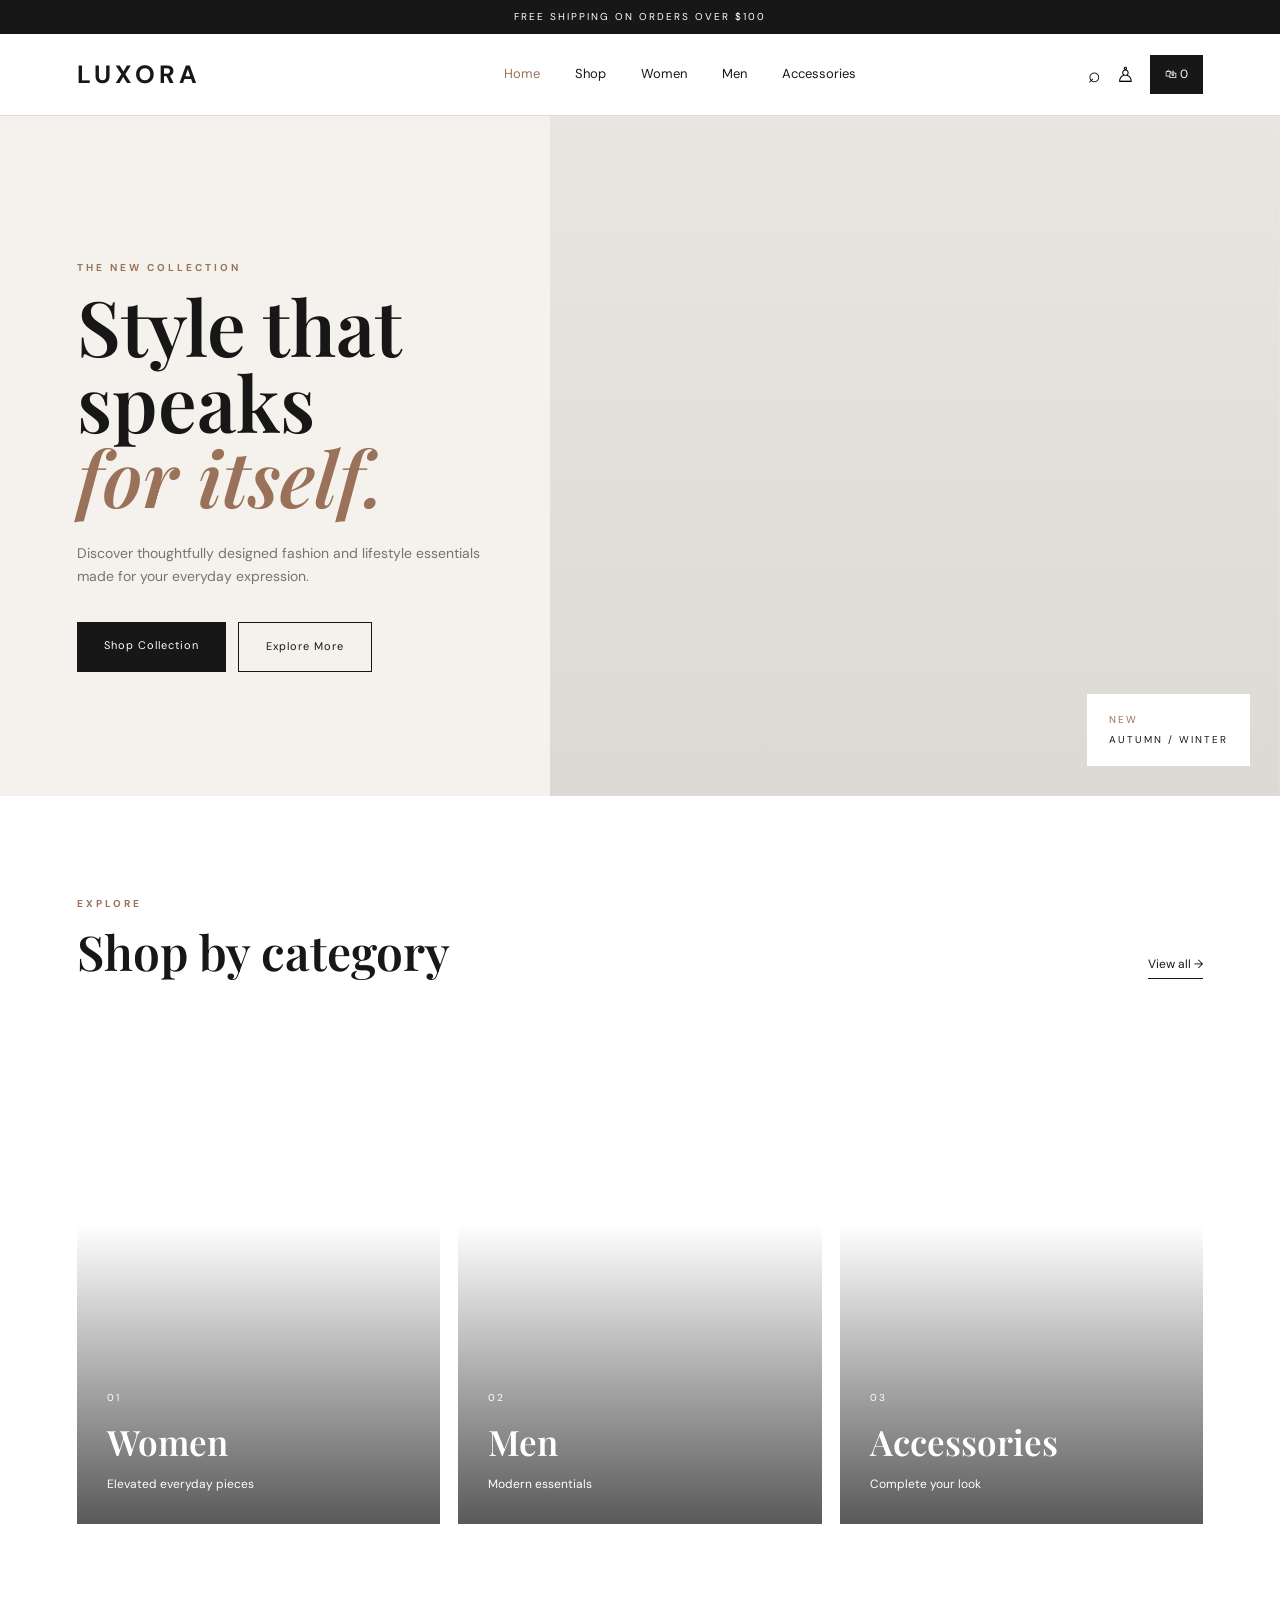
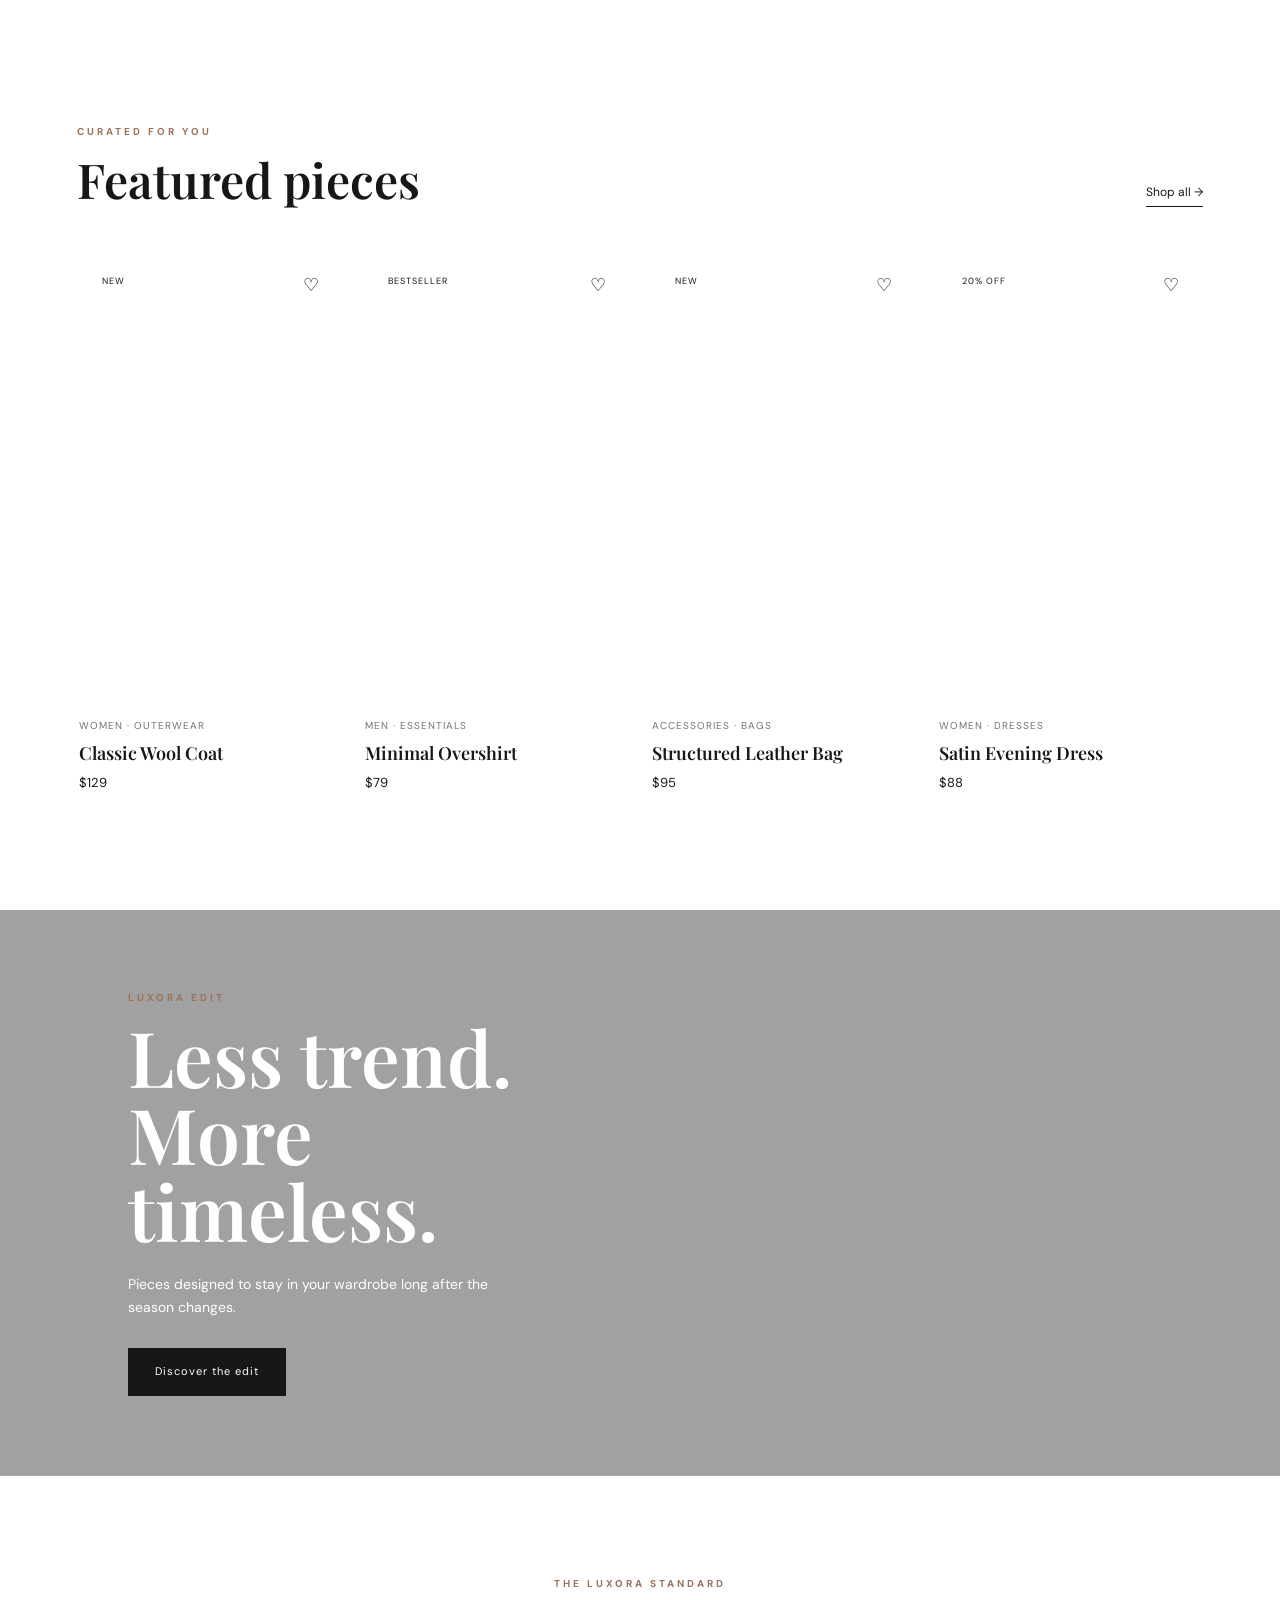
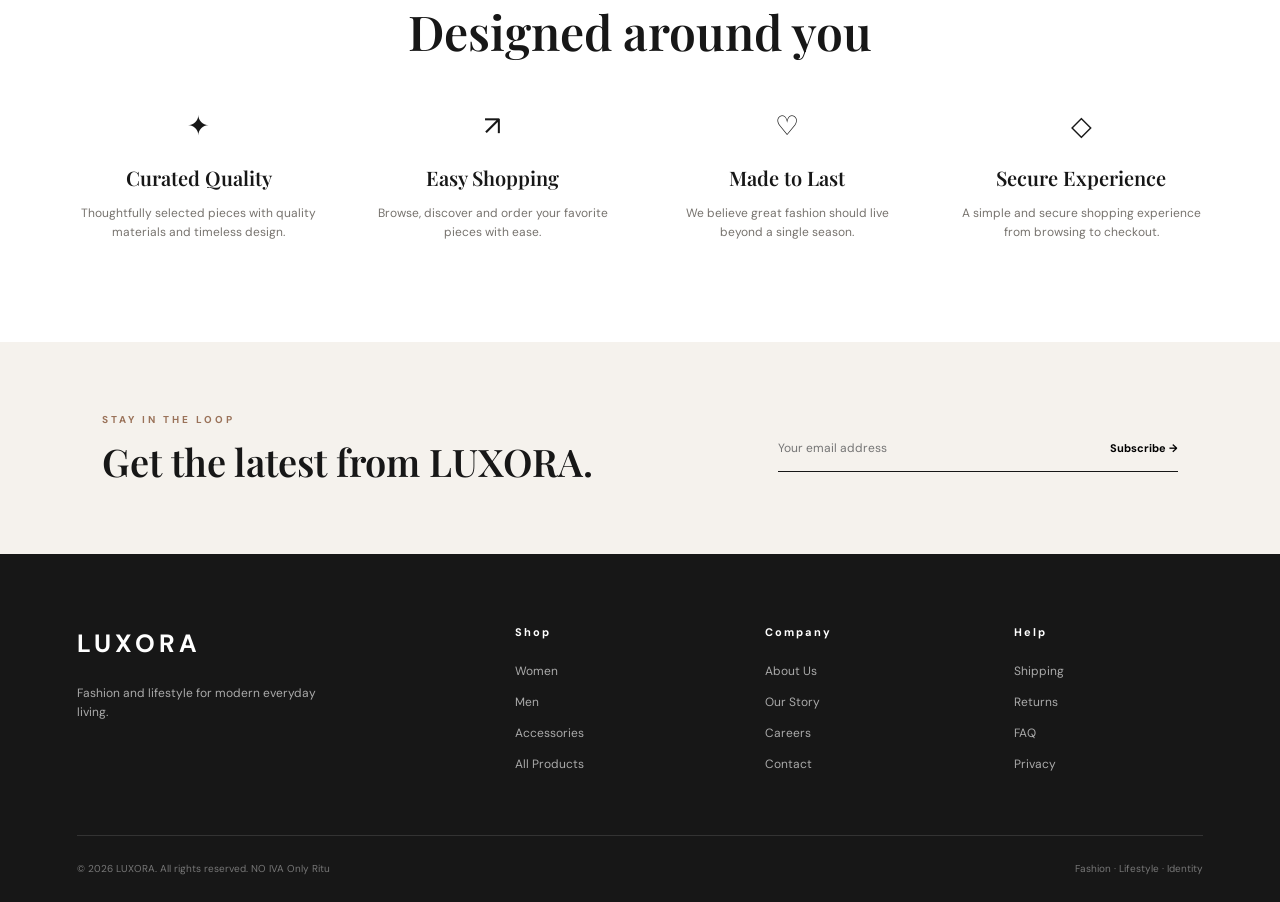
<file: index.html>
<!DOCTYPE html>
<html lang="en">
<head>
    <meta charset="UTF-8">
    <meta name="viewport" content="width=device-width, initial-scale=1.0">
    <title>LUXORA | Fashion & Lifestyle</title>

    <link rel="preconnect" href="https://fonts.googleapis.com">
    <link rel="preconnect" href="https://fonts.gstatic.com" crossorigin>
    <link href="https://fonts.googleapis.com/css2?family=DM+Sans:wght@400;500;600;700&family=Playfair+Display:wght@500;600;700&display=swap" rel="stylesheet">

    <link rel="stylesheet" href="style.css">
</head>

<body>

    <!-- Announcement Bar -->
    <div class="announcement">
        FREE SHIPPING ON ORDERS OVER $100
    </div>

    <!-- Navigation -->
    <header class="navbar">

        <a href="index.html" class="logo">LUXORA</a>

        <nav class="nav-links">
            <a href="index.html" class="active">Home</a>
            <a href="products.html">Shop</a>
            <a href="products.html?category=Women">Women</a>
            <a href="products.html?category=Men">Men</a>
            <a href="products.html?category=Accessories">Accessories</a>
        </nav>

        <div class="nav-actions">
            <button class="icon-btn" title="Search">⌕</button>
            <button class="icon-btn" title="Account">♙</button>
            <a href="products.html" class="cart-link">
                🛍 <span id="navCartCount">0</span>
            </a>
        </div>

    </header>


    <!-- Hero Section -->
    <main>

        <section class="hero">

            <div class="hero-content">
                <p class="eyebrow">THE NEW COLLECTION</p>

                <h1>
                    Style that speaks
                    <span>for itself.</span>
                </h1>

                <p class="hero-text">
                    Discover thoughtfully designed fashion and lifestyle
                    essentials made for your everyday expression.
                </p>

                <div class="hero-buttons">
                    <a href="products.html" class="btn btn-dark">
                        Shop Collection
                    </a>

                    <a href="#featured" class="btn btn-light">
                        Explore More
                    </a>
                </div>
            </div>

            <div class="hero-image">
                <div class="hero-label">
                    <span>NEW</span>
                    AUTUMN / WINTER
                </div>
            </div>

        </section>


        <!-- Category Section -->
        <section class="categories section">

            <div class="section-heading">
                <div>
                    <p class="eyebrow">EXPLORE</p>
                    <h2>Shop by category</h2>
                </div>

                <a href="products.html" class="text-link">
                    View all →
                </a>
            </div>

            <div class="category-grid">

                <a href="products.html?category=Women" class="category-card category-women">
                    <div class="category-overlay">
                        <span>01</span>
                        <h3>Women</h3>
                        <p>Elevated everyday pieces</p>
                    </div>
                </a>

                <a href="products.html?category=Men" class="category-card category-men">
                    <div class="category-overlay">
                        <span>02</span>
                        <h3>Men</h3>
                        <p>Modern essentials</p>
                    </div>
                </a>

                <a href="products.html?category=Accessories" class="category-card category-accessories">
                    <div class="category-overlay">
                        <span>03</span>
                        <h3>Accessories</h3>
                        <p>Complete your look</p>
                    </div>
                </a>

            </div>

        </section>


        <!-- Featured Products -->
        <section class="featured section" id="featured">

            <div class="section-heading">
                <div>
                    <p class="eyebrow">CURATED FOR YOU</p>
                    <h2>Featured pieces</h2>
                </div>

                <a href="products.html" class="text-link">
                    Shop all →
                </a>
            </div>

            <div class="featured-grid">

                <article class="featured-product">

                    <div class="product-image image-one">
                        <span class="sale-tag">NEW</span>
                        <button class="heart">♡</button>
                    </div>

                    <div class="product-info">
                        <p>Women · Outerwear</p>
                        <h3>Classic Wool Coat</h3>

                        <div class="price">
                            <span>$129</span>
                        </div>
                    </div>

                </article>


                <article class="featured-product">

                    <div class="product-image image-two">
                        <span class="sale-tag">BESTSELLER</span>
                        <button class="heart">♡</button>
                    </div>

                    <div class="product-info">
                        <p>Men · Essentials</p>
                        <h3>Minimal Overshirt</h3>

                        <div class="price">
                            <span>$79</span>
                        </div>
                    </div>

                </article>


                <article class="featured-product">

                    <div class="product-image image-three">
                        <span class="sale-tag">NEW</span>
                        <button class="heart">♡</button>
                    </div>

                    <div class="product-info">
                        <p>Accessories · Bags</p>
                        <h3>Structured Leather Bag</h3>

                        <div class="price">
                            <span>$95</span>
                        </div>
                    </div>

                </article>


                <article class="featured-product">

                    <div class="product-image image-four">
                        <span class="sale-tag">20% OFF</span>
                        <button class="heart">♡</button>
                    </div>

                    <div class="product-info">
                        <p>Women · Dresses</p>
                        <h3>Satin Evening Dress</h3>

                        <div class="price">
                            <span>$88</span>
                        </div>
                    </div>

                </article>

            </div>

        </section>


        <!-- Campaign Banner -->
        <section class="campaign">

            <div class="campaign-content">
                <p class="eyebrow">LUXORA EDIT</p>

                <h2>
                    Less trend.
                    <br>
                    More timeless.
                </h2>

                <p>
                    Pieces designed to stay in your wardrobe
                    long after the season changes.
                </p>

                <a href="products.html" class="btn btn-dark">
                    Discover the edit
                </a>
            </div>

        </section>


        <!-- Why Luxora -->
        <section class="benefits section">

            <div class="section-heading centered">
                <p class="eyebrow">THE LUXORA STANDARD</p>
                <h2>Designed around you</h2>
            </div>

            <div class="benefit-grid">

                <div class="benefit">
                    <div class="benefit-icon">✦</div>
                    <h3>Curated Quality</h3>
                    <p>
                        Thoughtfully selected pieces with
                        quality materials and timeless design.
                    </p>
                </div>

                <div class="benefit">
                    <div class="benefit-icon">↗</div>
                    <h3>Easy Shopping</h3>
                    <p>
                        Browse, discover and order your
                        favorite pieces with ease.
                    </p>
                </div>

                <div class="benefit">
                    <div class="benefit-icon">♡</div>
                    <h3>Made to Last</h3>
                    <p>
                        We believe great fashion should
                        live beyond a single season.
                    </p>
                </div>

                <div class="benefit">
                    <div class="benefit-icon">◇</div>
                    <h3>Secure Experience</h3>
                    <p>
                        A simple and secure shopping
                        experience from browsing to checkout.
                    </p>
                </div>

            </div>

        </section>


        <!-- Newsletter -->
        <section class="newsletter">

            <div>
                <p class="eyebrow">STAY IN THE LOOP</p>
                <h2>Get the latest from LUXORA.</h2>
            </div>

            <form class="newsletter-form">

                <input
                    type="email"
                    placeholder="Your email address"
                    required
                >

                <button type="submit">
                    Subscribe →
                </button>

            </form>

        </section>

    </main>


    <!-- Footer -->
    <footer class="footer">

        <div class="footer-main">

            <div class="footer-brand">
                <a href="index.html" class="logo">LUXORA</a>

                <p>
                    Fashion and lifestyle for
                    modern everyday living.
                </p>
            </div>


            <div class="footer-column">
                <h4>Shop</h4>
                <a href="products.html?category=Women">Women</a>
                <a href="products.html?category=Men">Men</a>
                <a href="products.html?category=Accessories">Accessories</a>
                <a href="products.html">All Products</a>
            </div>


            <div class="footer-column">
                <h4>Company</h4>
                <a href="#">About Us</a>
                <a href="#">Our Story</a>
                <a href="#">Careers</a>
                <a href="#">Contact</a>
            </div>


            <div class="footer-column">
                <h4>Help</h4>
                <a href="#">Shipping</a>
                <a href="#">Returns</a>
                <a href="#">FAQ</a>
                <a href="#">Privacy</a>
            </div>

        </div>

        <div class="footer-bottom">
            <p>© 2026 LUXORA. All rights reserved. NO IVA Only Ritu</p>
            <p>Fashion · Lifestyle · Identity</p>
        </div>

    </footer>


    <script>
        const cart = JSON.parse(localStorage.getItem("luxoraCart")) || [];

        document.getElementById("navCartCount").textContent =
            cart.reduce((total, item) => total + item.quantity, 0);

        document.querySelector(".newsletter-form").addEventListener("submit", function(event) {
            event.preventDefault();

            const email = this.querySelector("input").value;

            if (email) {
                alert("Thank you for subscribing to LUXORA!");
                this.reset();
            }
        });
    </script>

</body>
</html>
</file>
<file: style.css>
* {
    margin: 0;
    padding: 0;
    box-sizing: border-box;
}

:root {
    --black: #171717;
    --white: #ffffff;
    --cream: #f5f2ed;
    --light: #eeeae4;
    --gray: #77736e;
    --border: #dedad4;
    --accent: #9a7259;

    --serif: "Playfair Display", serif;
    --sans: "DM Sans", sans-serif;
}

html {
    scroll-behavior: smooth;
}

body {
    font-family: var(--sans);
    color: var(--black);
    background: var(--white);
    line-height: 1.6;
}

a {
    text-decoration: none;
    color: inherit;
}

button,
input {
    font-family: inherit;
}


/* =========================
   ANNOUNCEMENT
========================= */

.announcement {
    background: var(--black);
    color: white;
    text-align: center;
    padding: 9px;
    font-size: 10px;
    letter-spacing: 2px;
}


/* =========================
   NAVIGATION
========================= */

.navbar {
    height: 82px;
    display: flex;
    align-items: center;
    justify-content: space-between;
    padding: 0 6%;
    border-bottom: 1px solid var(--border);
    background: white;
    position: sticky;
    top: 0;
    z-index: 100;
}

.logo {
    font-size: 25px;
    font-weight: 700;
    letter-spacing: 4px;
}

.nav-links {
    display: flex;
    gap: 35px;
    margin-left: 70px;
}

.nav-links a {
    font-size: 13px;
    position: relative;
    transition: 0.3s;
}

.nav-links a:hover,
.nav-links a.active {
    color: var(--accent);
}

.nav-actions {
    display: flex;
    align-items: center;
    gap: 15px;
}

.icon-btn {
    border: none;
    background: transparent;
    font-size: 21px;
    cursor: pointer;
}

.cart-link {
    background: var(--black);
    color: white;
    padding: 10px 15px;
    font-size: 12px;
}


/* =========================
   COMMON
========================= */

.section {
    padding: 100px 6%;
}

.eyebrow {
    font-size: 10px;
    letter-spacing: 3px;
    font-weight: 700;
    color: var(--accent);
    margin-bottom: 12px;
}

h1,
h2,
h3 {
    font-family: var(--serif);
    font-weight: 600;
}

h2 {
    font-size: clamp(32px, 4vw, 48px);
    line-height: 1.15;
}

.section-heading {
    display: flex;
    align-items: end;
    justify-content: space-between;
    margin-bottom: 45px;
}

.text-link {
    font-size: 12px;
    border-bottom: 1px solid var(--black);
    padding-bottom: 4px;
}

.btn {
    display: inline-block;
    padding: 15px 27px;
    font-size: 11px;
    letter-spacing: 1px;
    transition: 0.3s;
}

.btn-dark {
    background: var(--black);
    color: white;
}

.btn-dark:hover {
    background: var(--accent);
}

.btn-light {
    border: 1px solid var(--black);
}

.btn-light:hover {
    background: var(--black);
    color: white;
}


/* =========================
   HERO
========================= */

.hero {
    min-height: 680px;
    display: grid;
    grid-template-columns: 43% 57%;
    background: var(--cream);
}

.hero-content {
    padding: 100px 10% 80px 14%;
    display: flex;
    flex-direction: column;
    justify-content: center;
}

.hero h1 {
    font-size: clamp(52px, 6vw, 88px);
    line-height: 0.98;
    margin-bottom: 28px;
}

.hero h1 span {
    display: block;
    font-style: italic;
    color: var(--accent);
}

.hero-text {
    color: var(--gray);
    max-width: 420px;
    font-size: 14px;
    margin-bottom: 35px;
}

.hero-buttons {
    display: flex;
    gap: 12px;
}

.hero-image {
    background:
        linear-gradient(
            rgba(0,0,0,0.05),
            rgba(0,0,0,0.1)
        ),
        url("https://images.unsplash.com/photo-1483985988355-763728e1935b?auto=format&fit=crop&w=1200&q=85");

    background-size: cover;
    background-position: center;
    position: relative;
}

.hero-label {
    position: absolute;
    right: 30px;
    bottom: 30px;
    background: white;
    padding: 18px 22px;
    font-size: 10px;
    letter-spacing: 2px;
}

.hero-label span {
    display: block;
    color: var(--accent);
    margin-bottom: 4px;
}


/* =========================
   CATEGORIES
========================= */

.category-grid {
    display: grid;
    grid-template-columns: repeat(3, 1fr);
    gap: 18px;
}

.category-card {
    height: 500px;
    position: relative;
    background-size: cover;
    background-position: center;
    overflow: hidden;
}

.category-women {
    background-image:
        url("https://images.unsplash.com/photo-1485968579580-b6d095142e6e?auto=format&fit=crop&w=800&q=85");
}

.category-men {
    background-image:
        url("https://images.unsplash.com/photo-1610652492500-ded49ceeb378?auto=format&fit=crop&w=800&q=85");
}

.category-accessories {
    background-image:
        url("https://images.unsplash.com/photo-1590874103328-eac38a683ce7?auto=format&fit=crop&w=800&q=85");
}

.category-card::before {
    content: "";
    position: absolute;
    inset: 0;
    background: linear-gradient(
        transparent 40%,
        rgba(0,0,0,0.65)
    );
}

.category-overlay {
    position: absolute;
    bottom: 30px;
    left: 30px;
    color: white;
}

.category-overlay span {
    font-size: 10px;
    letter-spacing: 2px;
}

.category-overlay h3 {
    font-size: 35px;
    margin: 5px 0;
}

.category-overlay p {
    font-size: 12px;
}


/* =========================
   FEATURED PRODUCTS
========================= */

.featured-grid {
    display: grid;
    grid-template-columns: repeat(4, 1fr);
    gap: 20px;
}

.product-image {
    height: 450px;
    position: relative;
    background-size: cover;
    background-position: center;
}

.image-one {
    background-image:
        url("https://images.unsplash.com/photo-1539109136881-3be0616acf4b?auto=format&fit=crop&w=700&q=85");
}

.image-two {
    background-image:
        url("https://images.unsplash.com/photo-1551488831-00ddcb6c6bd3?auto=format&fit=crop&w=700&q=85");
}

.image-three {
    background-image:
        url("https://images.unsplash.com/photo-1553062407-98eeb64c6a62?auto=format&fit=crop&w=700&q=85");
}

.image-four {
    background-image:
        url("https://images.unsplash.com/photo-1566174053879-31528523f8ae?auto=format&fit=crop&w=700&q=85");
}

.sale-tag {
    position: absolute;
    left: 15px;
    top: 15px;
    background: white;
    padding: 7px 10px;
    font-size: 9px;
    letter-spacing: 1px;
}

.heart {
    position: absolute;
    right: 15px;
    top: 15px;
    width: 35px;
    height: 35px;
    border: none;
    background: white;
    border-radius: 50%;
    cursor: pointer;
    font-size: 18px;
}

.heart:hover {
    color: var(--accent);
}

.product-info {
    padding: 16px 2px;
}

.product-info p {
    color: var(--gray);
    font-size: 10px;
    text-transform: uppercase;
    letter-spacing: 1px;
}

.product-info h3 {
    font-size: 18px;
    margin: 5px 0;
}

.price {
    font-size: 13px;
}


/* =========================
   CAMPAIGN
========================= */

.campaign {
    min-height: 520px;
    background:
        linear-gradient(
            rgba(20,20,20,0.4),
            rgba(20,20,20,0.4)
        ),
        url("https://images.unsplash.com/photo-1496747611176-843222e1e57c?auto=format&fit=crop&w=1600&q=85");

    background-size: cover;
    background-position: center;
    display: flex;
    align-items: center;
    padding: 80px 10%;
    color: white;
}

.campaign-content {
    max-width: 500px;
}

.campaign h2 {
    font-size: clamp(48px, 6vw, 78px);
    line-height: 1;
    margin-bottom: 25px;
}

.campaign p:not(.eyebrow) {
    font-size: 14px;
    max-width: 400px;
    margin-bottom: 30px;
}


/* =========================
   BENEFITS
========================= */

.centered {
    display: block;
    text-align: center;
}

.benefit-grid {
    display: grid;
    grid-template-columns: repeat(4, 1fr);
    gap: 50px;
    text-align: center;
}

.benefit-icon {
    font-size: 27px;
    margin-bottom: 15px;
}

.benefit h3 {
    font-size: 20px;
    margin-bottom: 10px;
}

.benefit p {
    font-size: 12px;
    color: var(--gray);
}


/* =========================
   NEWSLETTER
========================= */

.newsletter {
    background: var(--cream);
    padding: 70px 8%;
    display: flex;
    justify-content: space-between;
    align-items: center;
    gap: 50px;
}

.newsletter h2 {
    font-size: 38px;
}

.newsletter-form {
    display: flex;
    border-bottom: 1px solid var(--black);
    min-width: 400px;
}

.newsletter-form input {
    border: none;
    outline: none;
    background: transparent;
    padding: 15px 0;
    flex: 1;
    font-size: 12px;
}

.newsletter-form button {
    border: none;
    background: transparent;
    font-size: 11px;
    font-weight: 700;
    cursor: pointer;
}


/* =========================
   FOOTER
========================= */

.footer {
    background: var(--black);
    color: white;
    padding: 70px 6% 25px;
}

.footer-main {
    display: grid;
    grid-template-columns: 2fr 1fr 1fr 1fr;
    gap: 60px;
    padding-bottom: 60px;
}

.footer-brand p {
    color: #aaa;
    font-size: 12px;
    max-width: 250px;
    margin-top: 20px;
}

.footer-column {
    display: flex;
    flex-direction: column;
    gap: 12px;
}

.footer-column h4 {
    font-size: 11px;
    letter-spacing: 2px;
    margin-bottom: 8px;
}

.footer-column a {
    color: #aaa;
    font-size: 12px;
}

.footer-column a:hover {
    color: white;
}

.footer-bottom {
    border-top: 1px solid #333;
    padding-top: 25px;
    display: flex;
    justify-content: space-between;
    color: #777;
    font-size: 10px;
}


/* =========================
   RESPONSIVE
========================= */

@media (max-width: 1000px) {

    .nav-links {
        gap: 18px;
        margin-left: 20px;
    }

    .hero {
        grid-template-columns: 1fr;
    }

    .hero-content {
        min-height: 500px;
        padding: 70px 8%;
    }

    .hero-image {
        min-height: 550px;
    }

    .category-grid {
        grid-template-columns: 1fr;
    }

    .category-card {
        height: 450px;
    }

    .featured-grid {
        grid-template-columns: repeat(2, 1fr);
    }

    .benefit-grid {
        grid-template-columns: repeat(2, 1fr);
    }

    .newsletter {
        flex-direction: column;
        align-items: flex-start;
    }

    .footer-main {
        grid-template-columns: 1fr 1fr;
    }
}


@media (max-width: 650px) {

    .navbar {
        padding: 0 5%;
    }

    .nav-links {
        display: none;
    }

    .logo {
        font-size: 21px;
    }

    .hero-content {
        padding: 60px 7%;
    }

    .hero h1 {
        font-size: 55px;
    }

    .section {
        padding: 70px 5%;
    }

    .section-heading {
        align-items: start;
        gap: 20px;
        flex-direction: column;
    }

    .featured-grid {
        grid-template-columns: 1fr;
    }

    .product-image {
        height: 500px;
    }

    .benefit-grid {
        grid-template-columns: 1fr;
        gap: 40px;
    }

    .newsletter {
        padding: 60px 7%;
    }

    .newsletter h2 {
        font-size: 30px;
    }

    .newsletter-form {
        min-width: 100%;
        width: 100%;
    }

    .footer-main {
        grid-template-columns: 1fr 1fr;
        gap: 40px 20px;
    }

    .footer-bottom {
        flex-direction: column;
        gap: 8px;
    }
}
</file>
